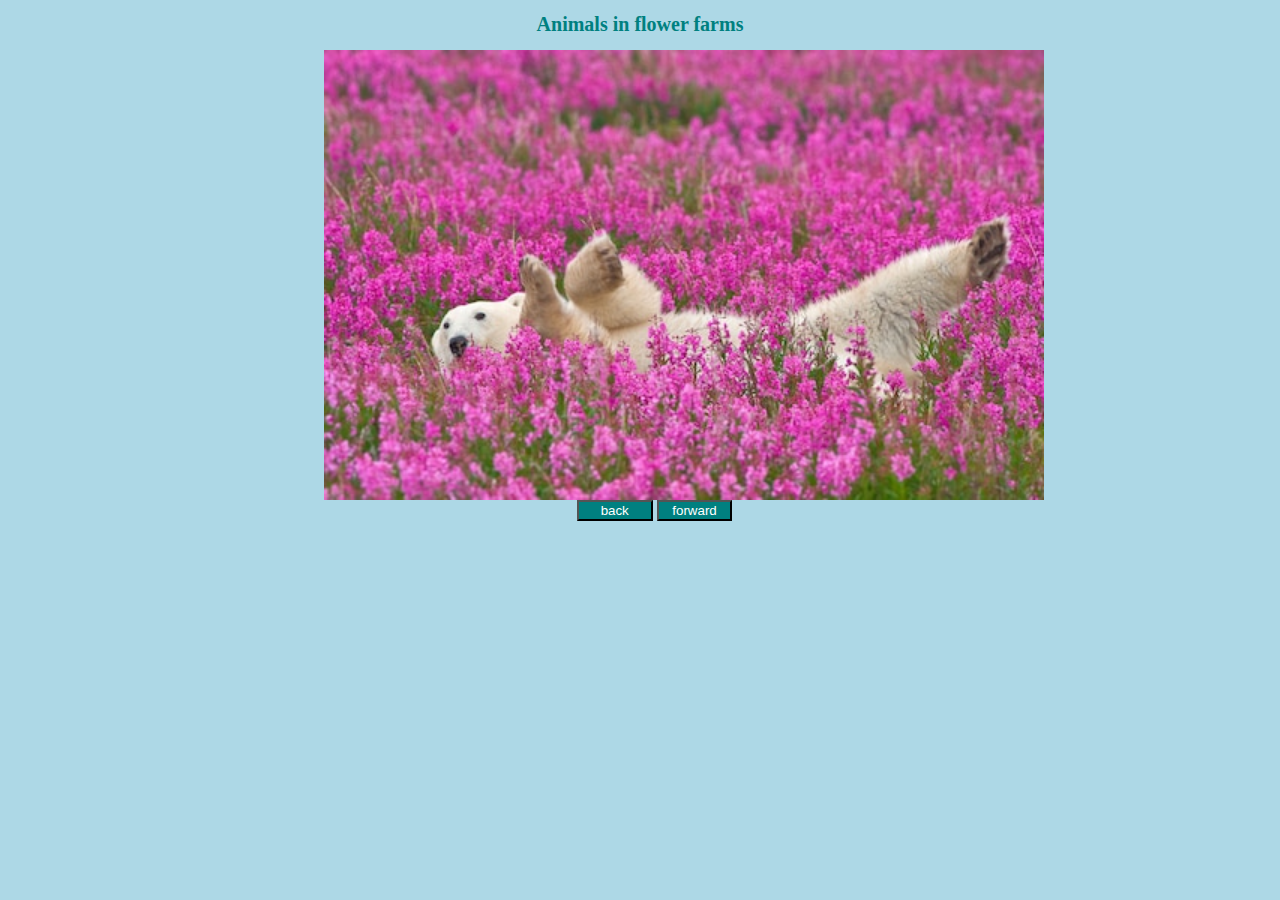
<file: index.html>
<!DOCTYPE html>
<html lang="en" dir="ltr">
  <head>
    <meta charset="utf-8">
    <title></title>
    <link rel="stylesheet" href="css/style.css">
  </head>
  <body>

    <h1>Animals in flower farms</h1>
    <img id="cat1" src="images/1.jpeg" alt="">
    <section>
      <button id="back" type="button" name="button">back</button>
      <button id="forward" type="button" name="button">forward</button>
    </section>

    <script src="http://ajax.googleapis.com/ajax/libs/jquery/1.10.1/jquery.min.js"></script>
    <script src="js/main.js" type="text/javascript"></script>
  </body>
</html>
</file>
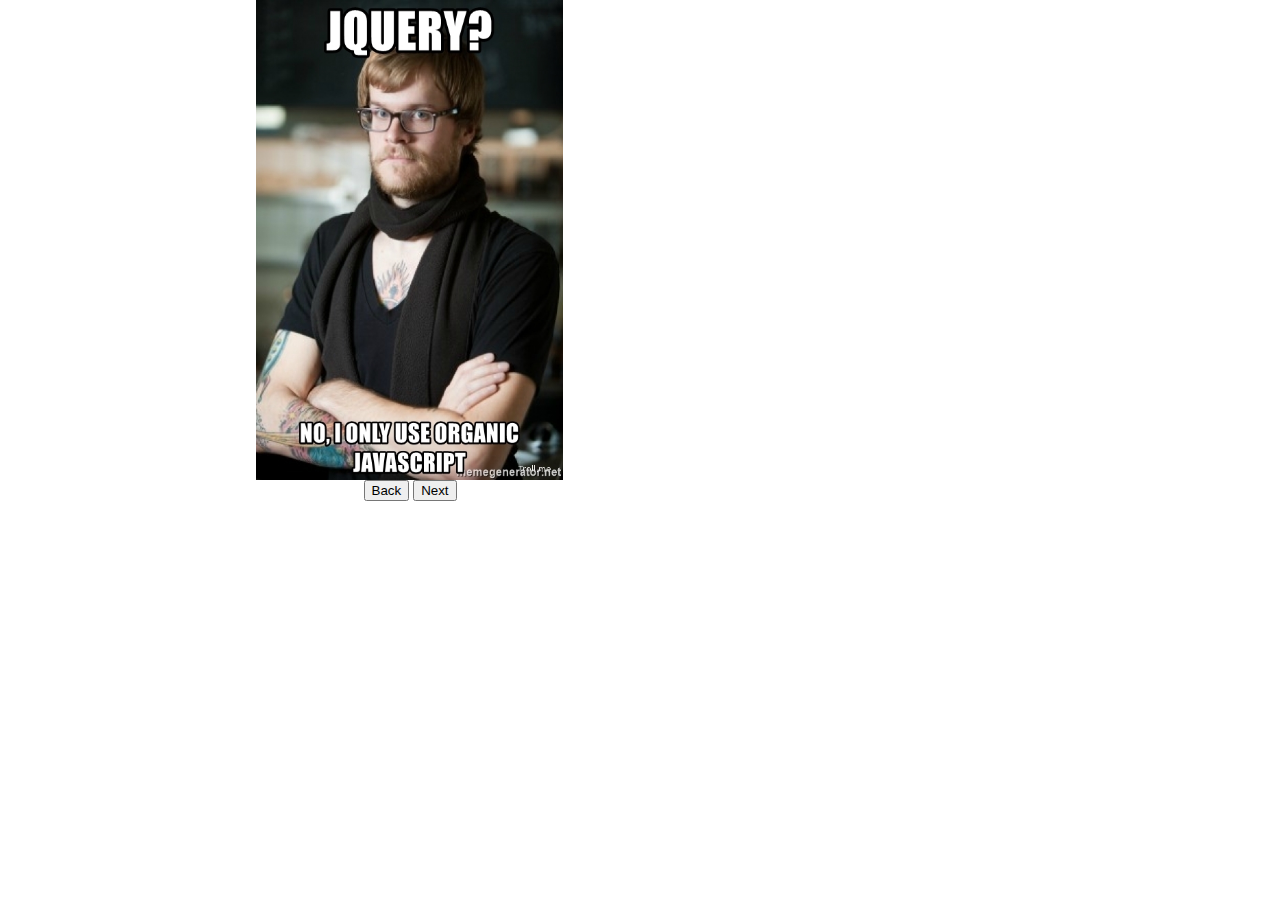
<file: carousel charles/index.html>
<!DOCTYPE html>
<html lang="en" dir="ltr">
  <head>
    <meta charset="utf-8">
    <title></title>
    <link rel="stylesheet" href="css/main.css">
  </head>
  <body>
  <img id="imgSpot" src="images/meme0.jpg" alt="">
  <section>
  <button id="backBtn" type="button" name="button">Back</button>
  <button id="nextBtn" type="button" name="button">Next</button>
  </section>
  <script src="http://ajax.googleapis.com/ajax/libs/jquery/1.10.1/jquery.min.js"></script>
  <script src="javascript/main.js" charset="utf-8"></script>
  </body>
</html>
</file>
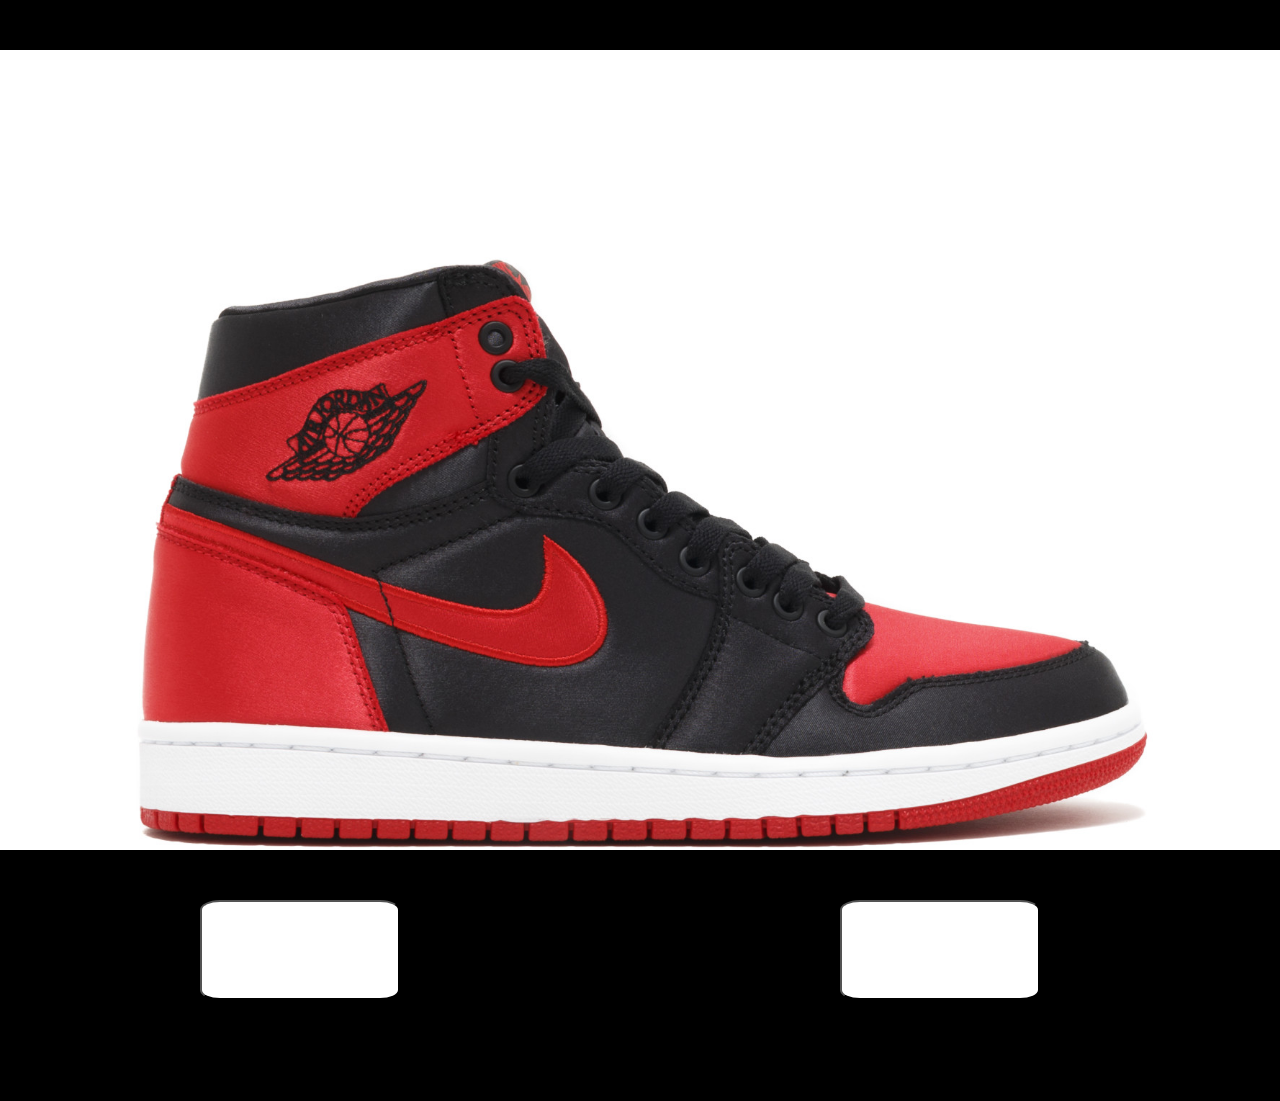
<file: carousel/index.html>
<!DOCTYPE html>
<html lang="en">


<head>
    <meta charset="UTF-8">
    <meta name="viewport" content="width=device-width, initial-scale=1.0">
    <meta http-equiv="X-UA-Compatible" content="ie=edge">
    <link rel="stylesheet" href="css/style.css">
    <link rel="stylesheet" href="https://use.fontawesome.com/releases/v5.7.2/css/all.css" integrity="sha384-fnmOCqbTlWIlj8LyTjo7mOUStjsKC4pOpQbqyi7RrhN7udi9RwhKkMHpvLbHG9Sr" crossorigin="anonymous">


    <title>Document</title>
</head>


<body>

<section id = "carousel">
        <img src="img/j1.jpg" alt="">
</section>

<section class="secleft">
    <button id="backbtn"><i class="fas fa-arrow-circle-left"></i></button>
</section>

<section class="secright"></section>
    <button id="forwardbtn"><i class="fas fa-arrow-circle-right"></i></button>
</section>
<audio src="">
    <source controls>
</audio>

</section>

<!-- <ul>
        <li class="images"><img src="file:///Users/user/Documents/GitHub/iamaresilientcoder/week5/carousel/img/j1.jpg" alt=""></li>
        <li class="images"><img src="file:///Users/user/Documents/GitHub/iamaresilientcoder/week5/carousel/img/j2.jpeg" alt=""></li>
        <li class="images"><img src="file:///Users/user/Documents/GitHub/iamaresilientcoder/week5/carousel/img/j3.jpeg" alt=""></li>
        <li class="images"><img src="file:///Users/user/Documents/GitHub/iamaresilientcoder/week5/carousel/img/4.jpg" alt=""></li>
        <li class="images"><img src="file:///Users/user/Documents/GitHub/iamaresilientcoder/week5/carousel/img/5.jpg" alt=""></li>
    </ul> -->















<script src="https://ajax.googleapis.com/ajax/libs/jquery/3.3.1/jquery.min.js"></script>
<script src="js/jquery.js"></script>

</body>
</html>
</file>
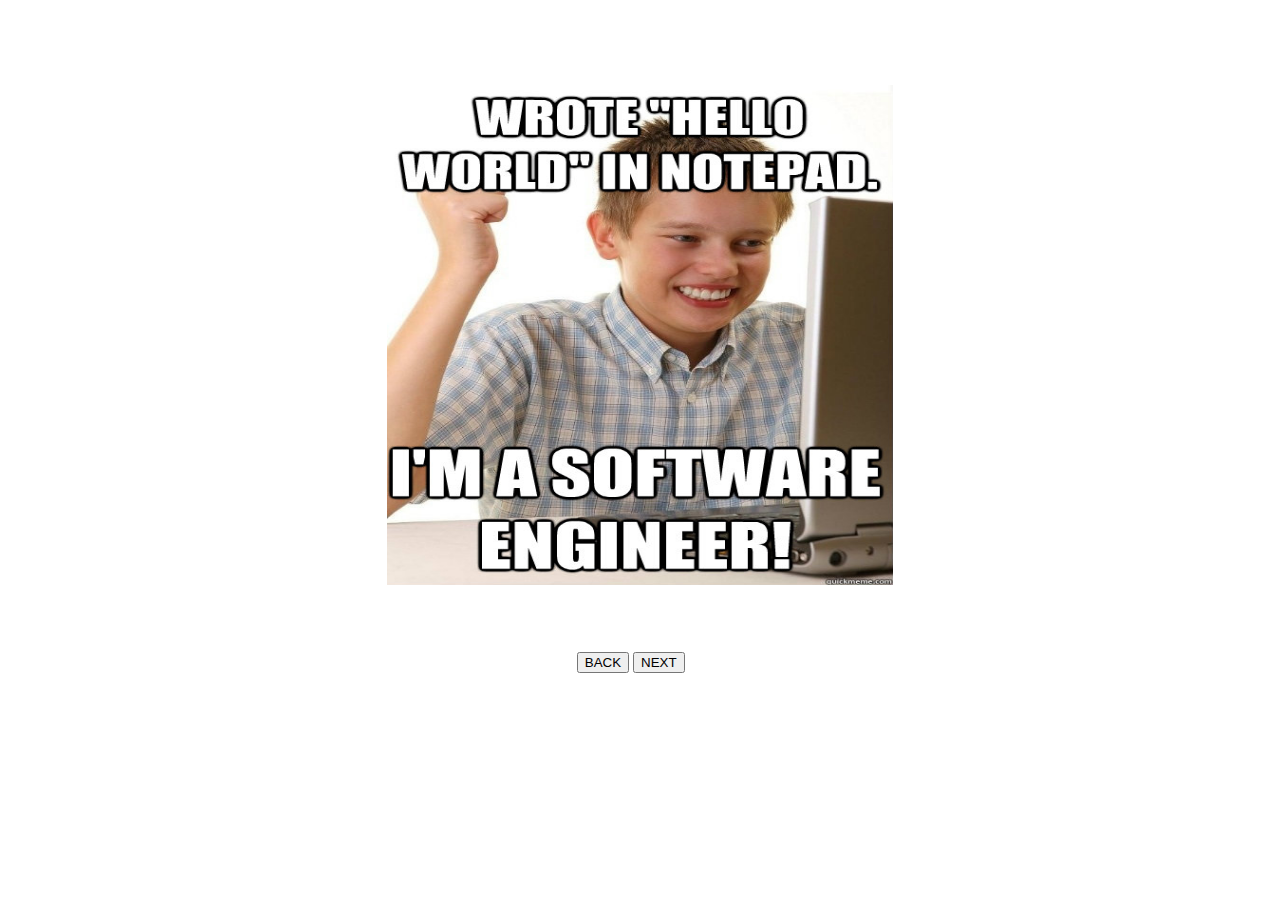
<file: image-carousel.html>
<!DOCTYPE html>
<html lang="en" dir="ltr">
  <head>
    <meta charset="utf-8">
    <title></title>
    <link rel="stylesheet" href="image-carousel.css">
  </head>
  <body>
    <h1></h1>
<img class="carousel" src="engineer.jpg" alt="">

  <section id="direction">
    <button id="back" type="button" name="button">BACK</button>
    <button id="next" type="button" name="button">NEXT</button>
  </section>


    <script src="https://ajax.googleapis.com/ajax/libs/jquery/3.2.1/jquery.min.js"></script>
    <script src="image-carousel.js" type="text/javascript">

    </script>
  </body>
</html>
</file>
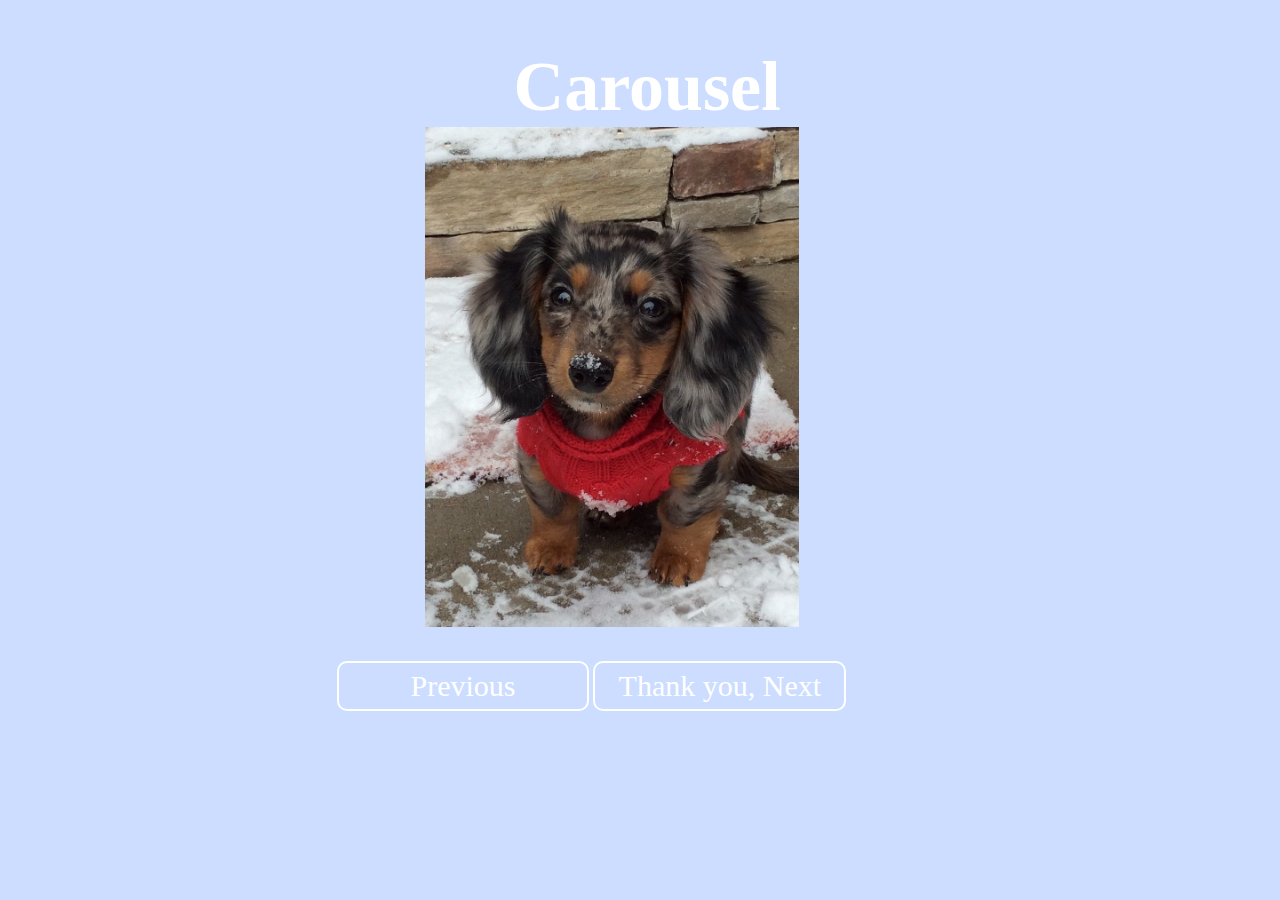
<file: carousel/carousel.html>
<!DOCTYPE html>
<html lang="en" dir="ltr">

<head>
  <meta charset="utf-8">
  <link rel="stylesheet" href="css/carousel.css">
  <title>Dog Carousel</title>
</head>

<body>
  <h1>Carousel</h1>

  <section>
    <img class="pic" src="img/dash.jpg" alt="dogPic">
  </section>

  <section>
    <button id="back" type="button" name="button">Previous</button>
    <button id="next" type="button" name="button">Thank you, Next</button>
  </section>

  <script src="js/jquery.js" type="text/javascript"></script>
  <script src="js/carousel.js" type="text/javascript"></script>
</body>

</html>
</file>
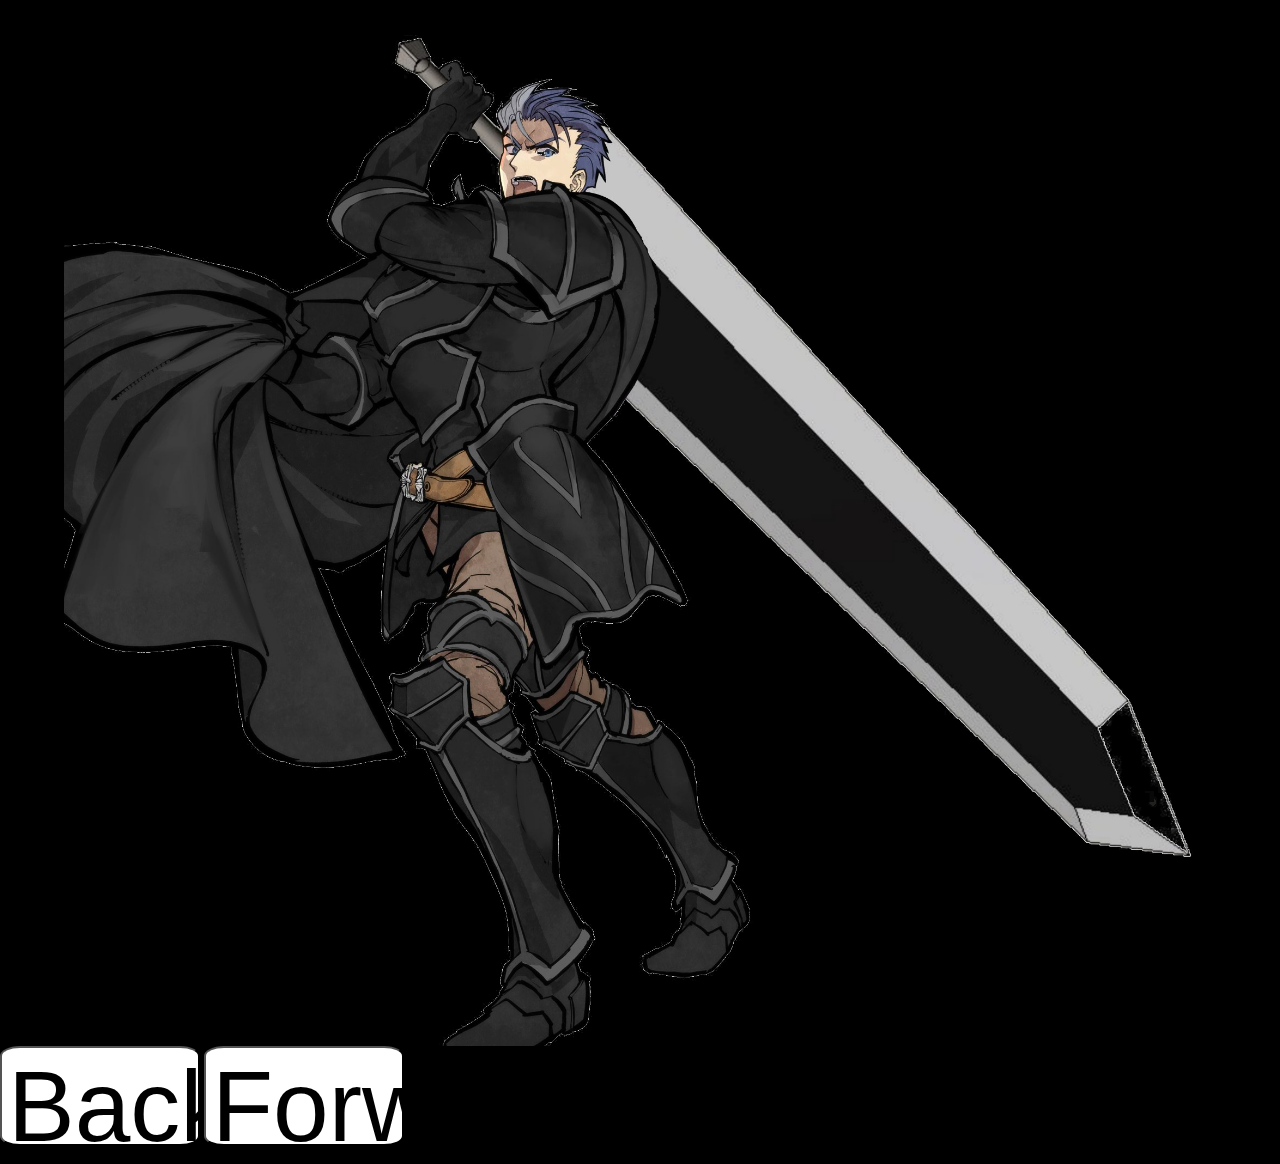
<file: carousel/imgarray.html>
<!DOCTYPE html>
<html lang="en" dir="ltr">
  <head>
    <meta charset="utf-8">
    <link rel="stylesheet" href="css/style.css">
    <title></title>
  </head>
  <body>
    <section>
    <img id="memeReview" src="img/img1.png" alt="">
    </section>
    <button id="backward" type="button" name="button">Back</button>
    <button id="forward" type="button" name="button">Forward</button>
    <script src="http://ajax.googleapis.com/ajax/libs/jquery/3.3.1/jquery.min.js" type="text/javascript"></script>
    <script src="js/main2.js" type="text/javascript">

    </script>
  </body>
</html>
</file>
<file: css/style.css>
body{
  background-color: lightblue;
}
h1{
  color:teal;
  font-size: 20px;
  text-align:center;
}

img{
display: block;
margin-left: 25%;
height:450px;
}
section{
  width: 60%;
  margin-left: 45%;
}

button{
  width: 10%;
  background-color: teal;
  color:white;
}

/* transition: margin-right 2s .5s; */
</file>
<file: carousel charles/css/main.css>
body{
  width: 60%;
  margin: auto;
}
img{
  display: block;
  height: 30em;
  width: 40%;
  margin: auto;
  float: left;
}
section{
  float:left;
  width: 100%;
}
button:first-of-type{
  margin-left: 14%;
}
</file>
<file: carousel/css/style.css>
body{
   padding: 0;
   margin: 0;
   background: black;
}

#carousel{
    margin: 50px auto;
    width: 100%;
    height: 800px;
    box-shadow: 0 0 10px black;
    overflow: hidden;
    background: white;
}

img{
    width: 90%;
    display: block;
    margin-left: auto;
    margin-right: auto;

}



button{
    height: 100px;
    width: 200px;
    font-size: 100px;
    background:white;
    border-radius: 10%;
}

.secright{
    float: right;
    margin-right: 200px;
    width:50%;
    margin-bottom: 50px;
}

.secleft{
    float: left;
    margin-left: 200px;
    width:50%;
    margin-bottom:  50px;
}
</file>
<file: image-carousel.css>
.carousel{
  width: 40%;
  height: 500px;
  margin: 5% 30%;
}
#direction{
  margin-left: 45%;
}
</file>
<file: carousel/css/carousel.css>
body {
  background-color: #cdf;
}

h1 {
  font-family: cute cartoon;
  color: white;
  font-size: 70px;
  margin-left: 40%;
  margin-bottom: 0;
}

img {
  height: 500px;
  margin-left: 33%;
}

button {
  height: 50px;
  width: 20%;
  margin-top: 30px;
  margin-left: 26%;
  border: 2px solid white;
  border-radius: 10px;
  font-size: 30px;
  font-family: cursive;
  color: white;
  background-color: transparent;
}

#next {
  margin: 0;
}
</file>
